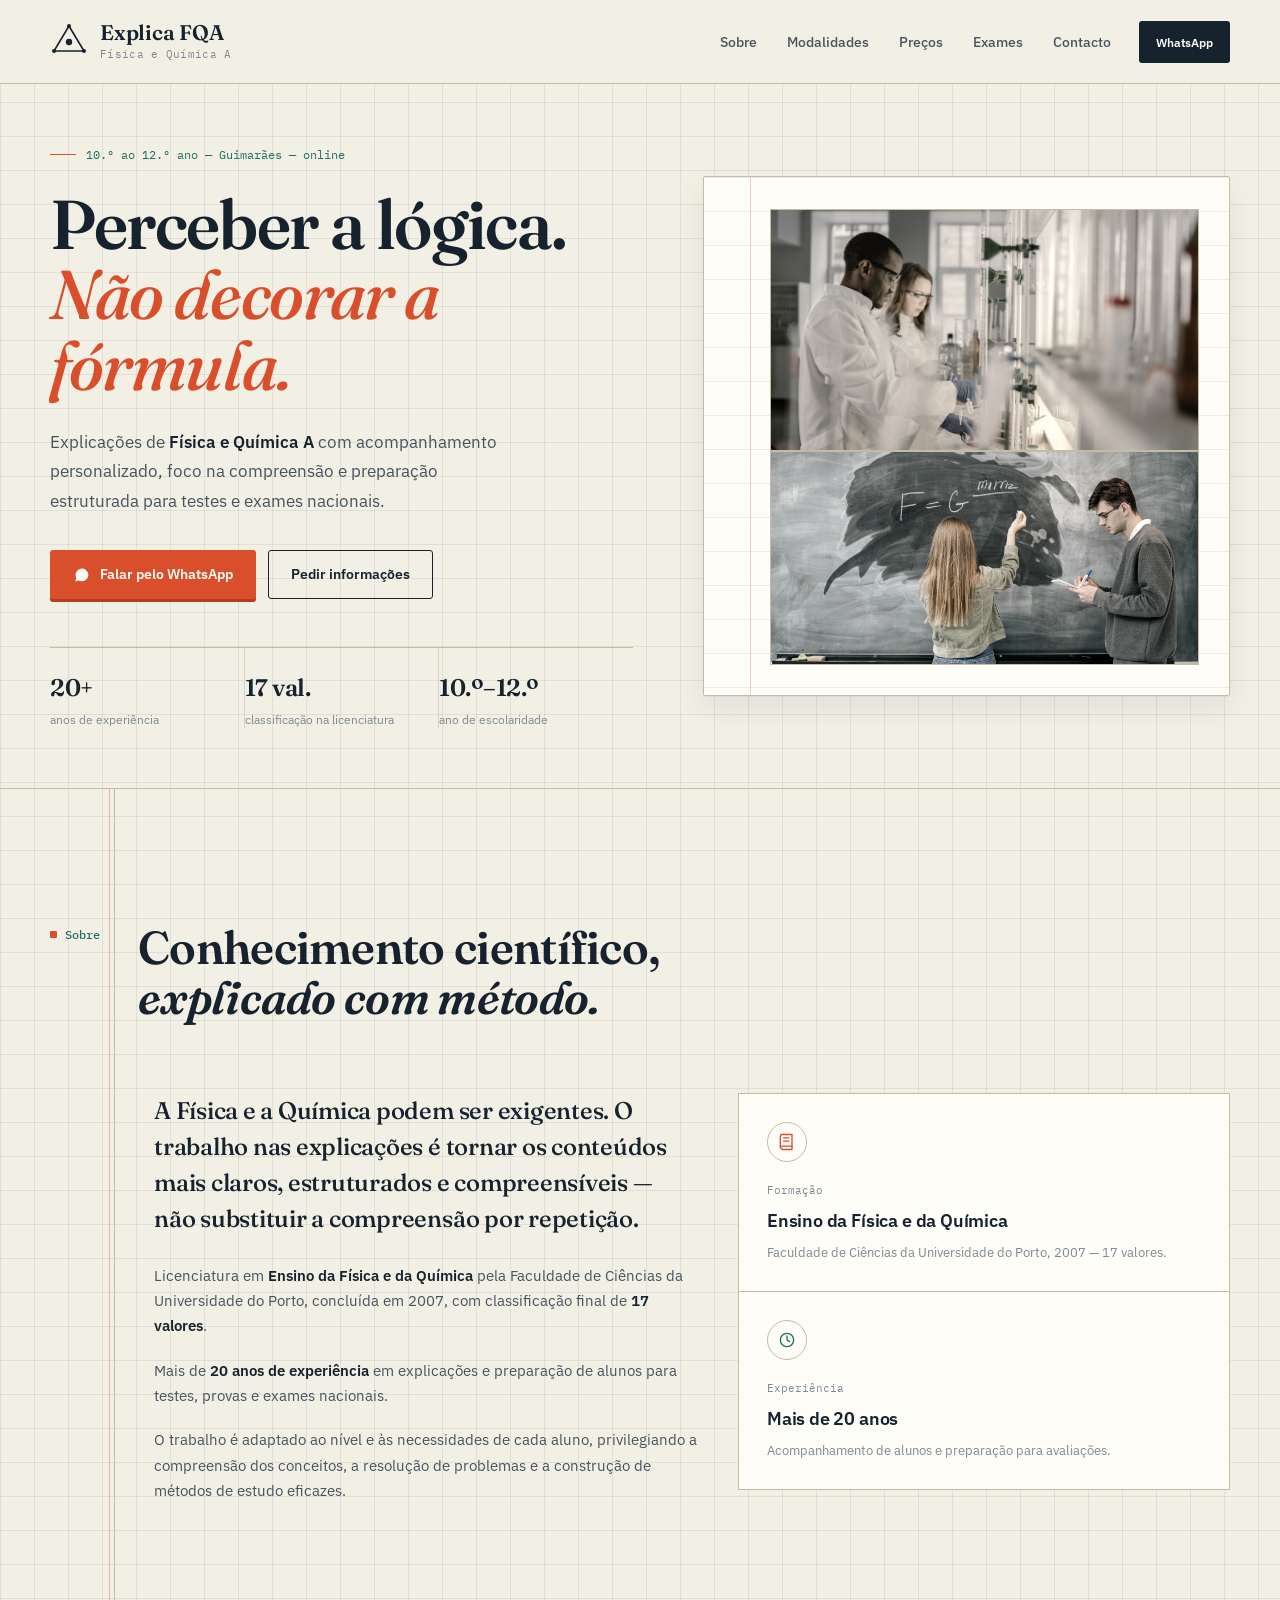
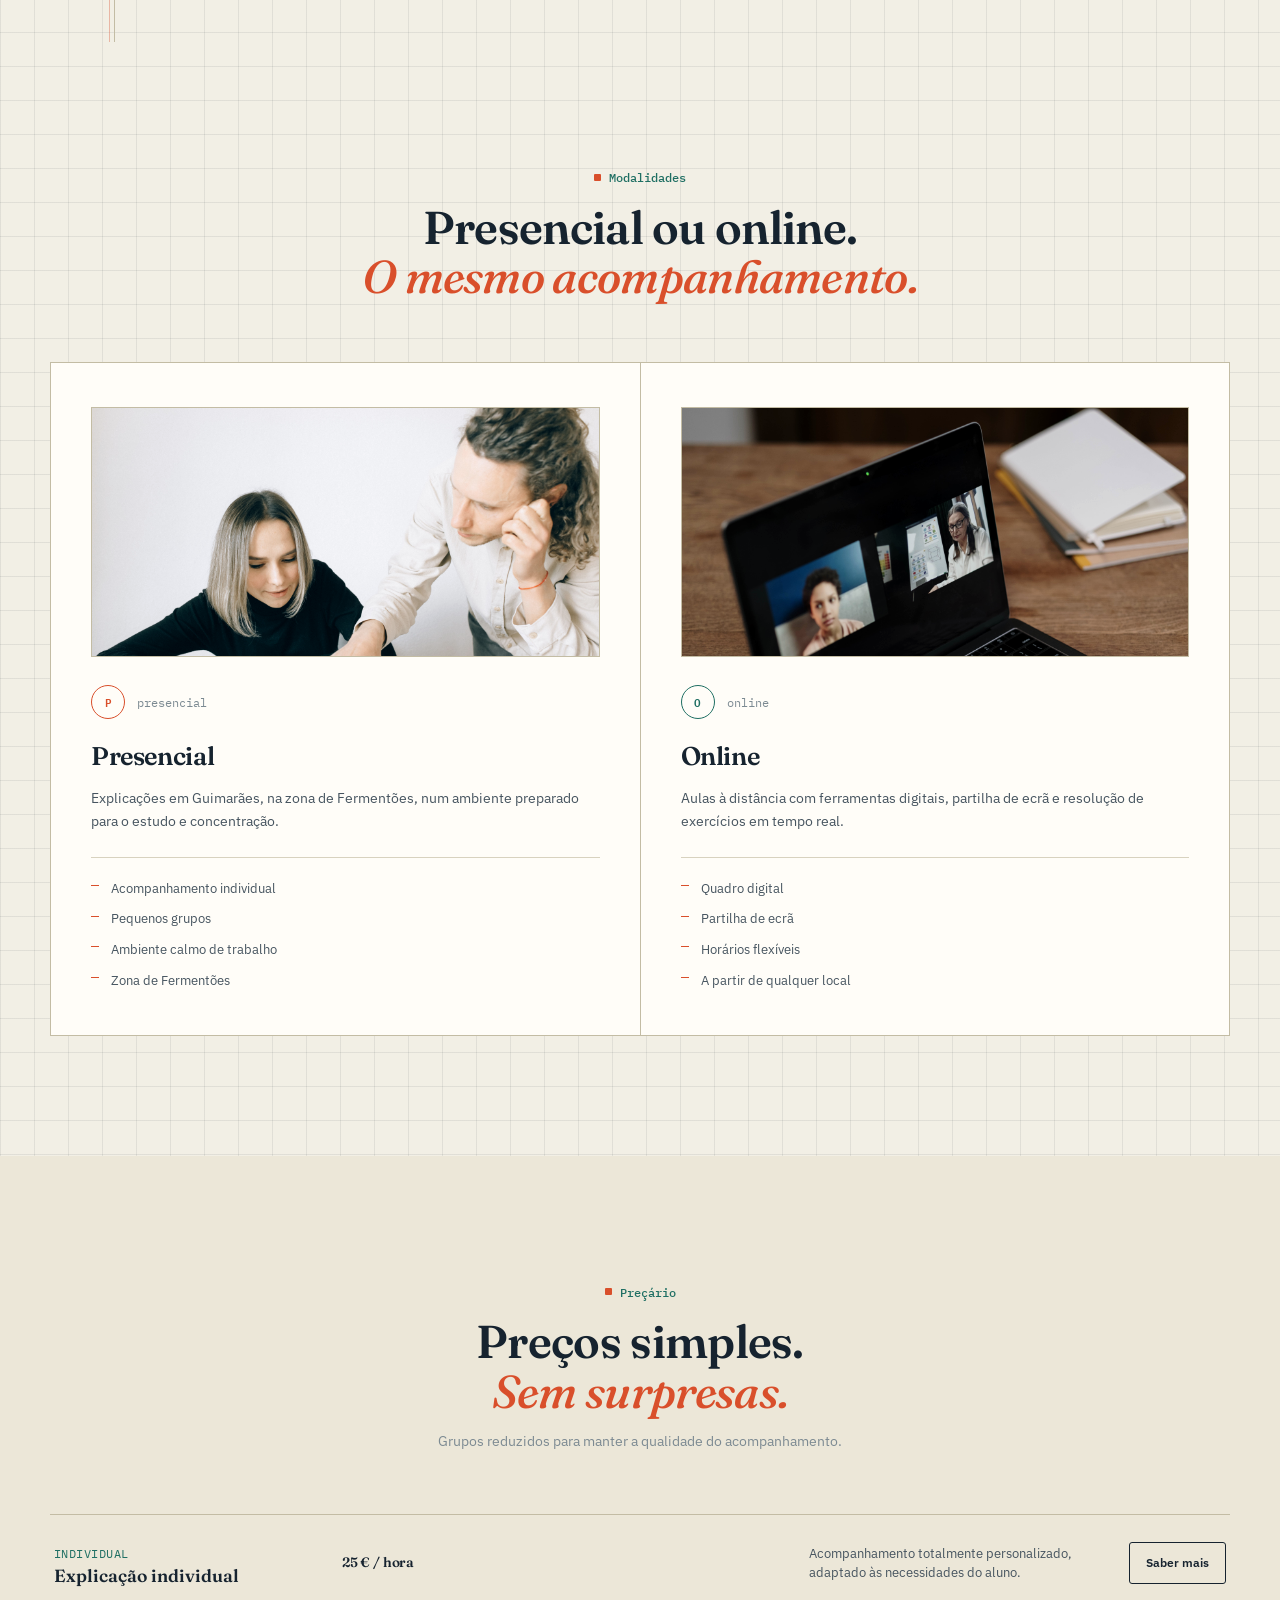
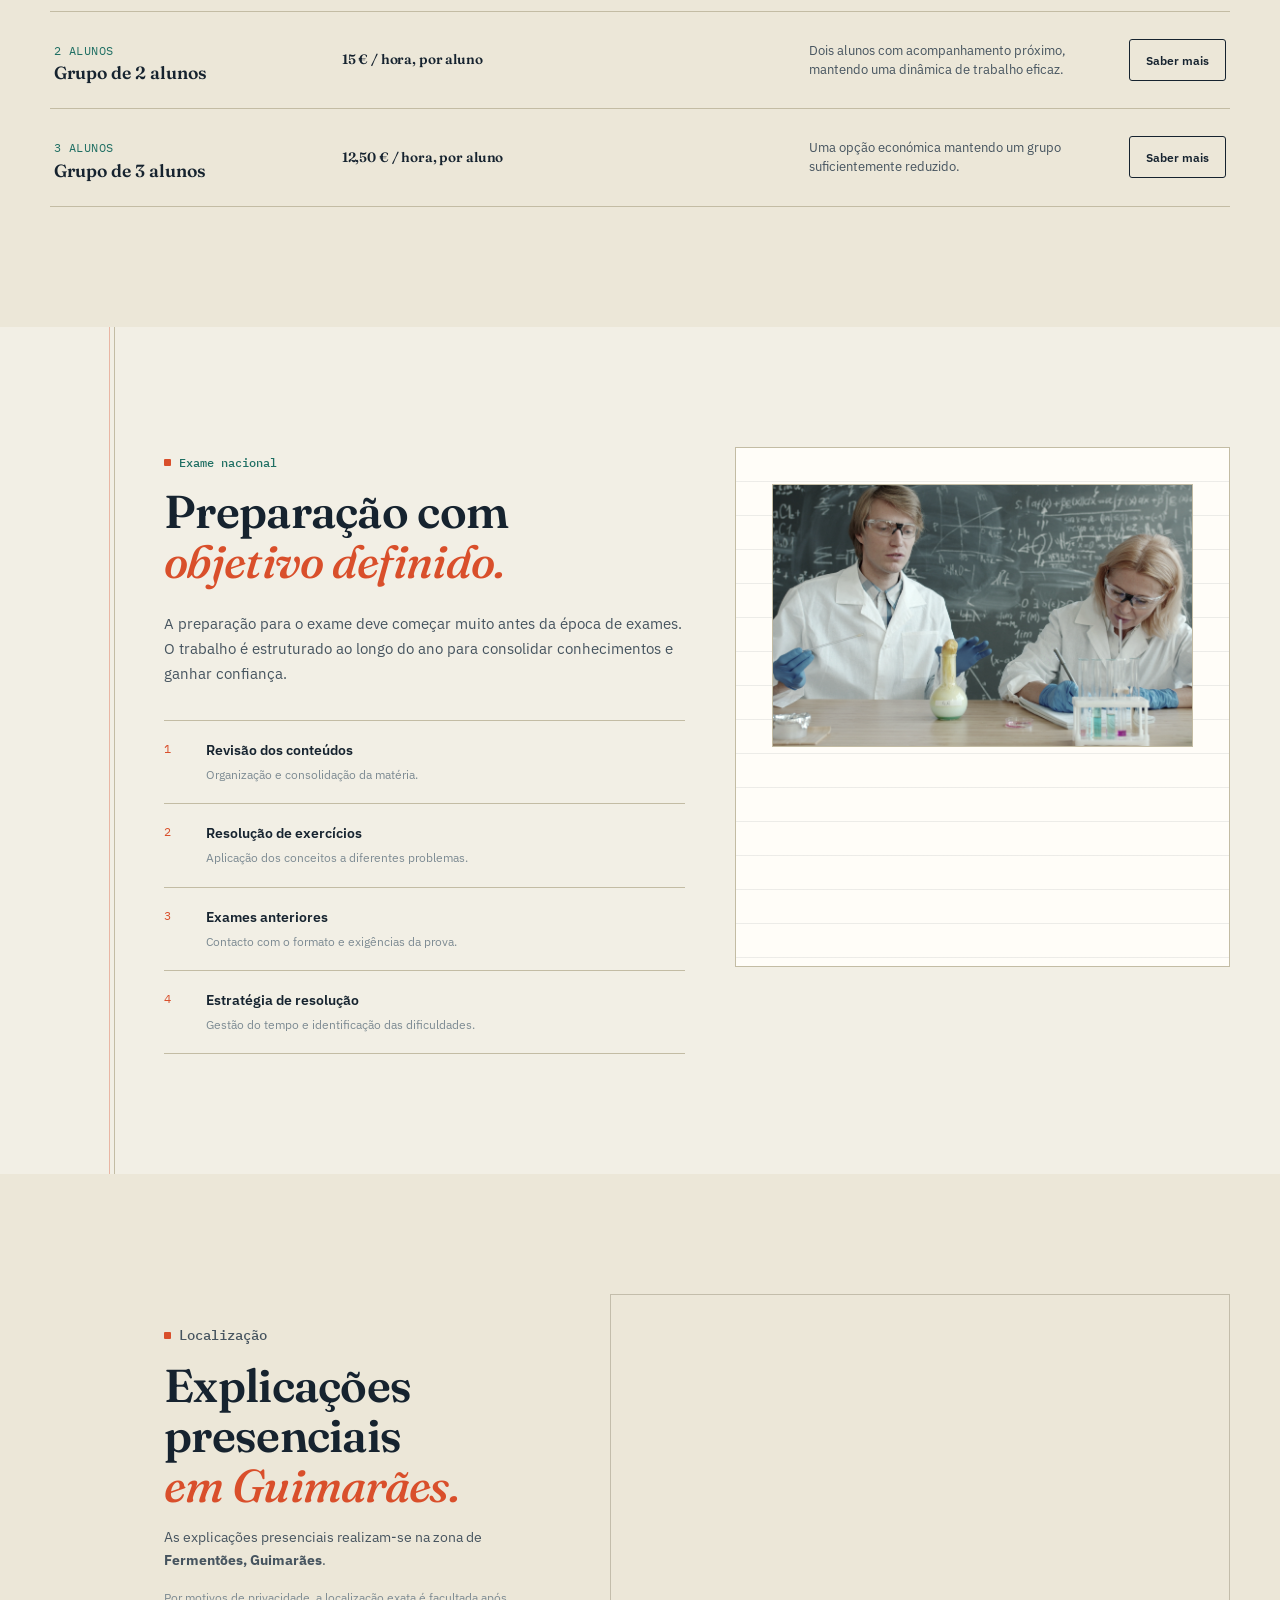
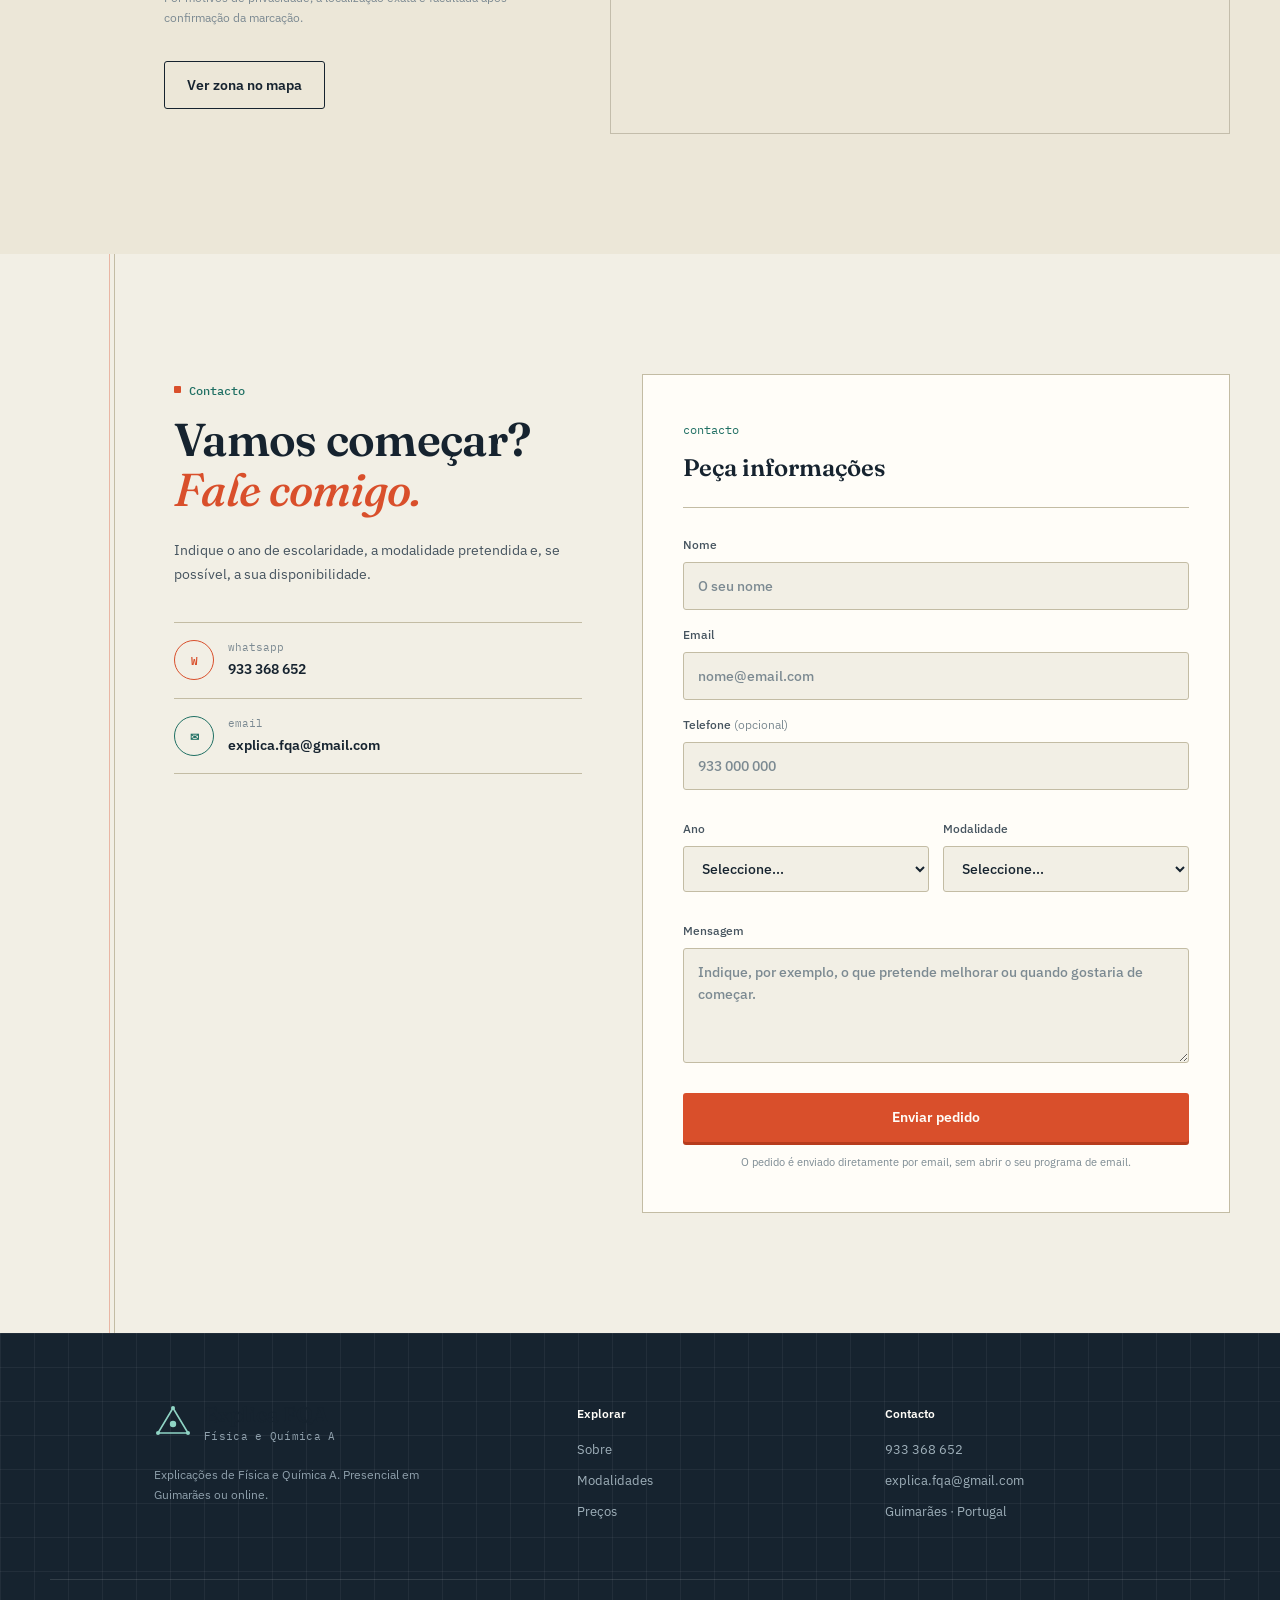
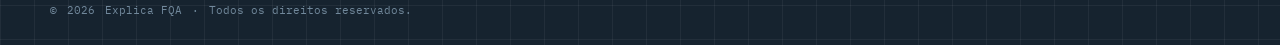
<file: index.html>
<!DOCTYPE html>
<html lang="pt-PT">
<head>
  <meta charset="UTF-8">
  <meta name="viewport" content="width=device-width, initial-scale=1.0">

  <title>Explica FQA | Explicações de Física e Química A em Guimarães</title>

  <meta name="description" content="Explicações de Física e Química A em Guimarães, presenciais em Fermentões ou online. Do 10.º ao 12.º ano, com acompanhamento individual e preparação para exames nacionais.">
  <meta name="author" content="Explica FQA">
  <meta name="robots" content="index,follow">
  <meta name="theme-color" content="#16232f">

  <link rel="canonical" href="https://explica-fqa.pages.dev/">
  <link rel="icon" href="favicon.svg" type="image/svg+xml">

  <meta property="og:type" content="website">
  <meta property="og:title" content="Explica FQA | Física e Química A">
  <meta property="og:description" content="Explicações presenciais em Guimarães e online. Mais de 20 anos de experiência.">
  <meta property="og:locale" content="pt_PT">
  <meta property="og:url" content="https://explica-fqa.pages.dev/">

  <link rel="stylesheet" href="style.css">

  <script type="application/ld+json">
  {
    "@context":"https://schema.org",
    "@type":"ProfessionalService",
    "name":"Explica FQA",
    "description":"Explicações de Física e Química A para o ensino secundário, presenciais em Guimarães e online.",
    "email":"explica.fqa@gmail.com",
    "telephone":"+351933368652",
    "areaServed":["Guimarães","Portugal","Online"],
    "serviceType":[
      "Explicações de Física e Química A",
      "Preparação para Exames Nacionais",
      "Explicações Online"
    ],
    "address":{
      "@type":"PostalAddress",
      "addressLocality":"Guimarães",
      "addressRegion":"Braga",
      "addressCountry":"PT"
    }
  }
  </script>

<style>
.price-line { white-space: nowrap; }
</style>
</head>
<body>

<a class="skip-link" href="#conteudo">Saltar para o conteúdo</a>

<!-- =====================================================
     HEADER
===================================================== -->

<header class="site-header">
  <div class="container nav">

    <a href="#inicio" class="brand" aria-label="Explica FQA - início">
      <span class="brand-mark" aria-hidden="true">
        <svg viewBox="0 0 38 38" fill="none">
          <path d="M19 3 L34 28 L4 28 Z" stroke="currentColor" stroke-width="1.6" stroke-linejoin="round"/>
          <circle cx="19" cy="19" r="3.2" fill="currentColor"/>
          <circle cx="19" cy="3" r="2" fill="currentColor"/>
          <circle cx="34" cy="28" r="2" fill="currentColor"/>
          <circle cx="4" cy="28" r="2" fill="currentColor"/>
        </svg>
      </span>
      <span>
        <strong>Explica FQA</strong>
        <small>Física e Química A</small>
      </span>
    </a>

    <button class="menu-toggle" aria-label="Abrir menu" aria-expanded="false" aria-controls="main-menu">☰</button>

    <nav id="main-menu" class="menu" aria-label="Navegação principal">
      <a href="#sobre">Sobre</a>
      <a href="#modalidades">Modalidades</a>
      <a href="#precos">Preços</a>
      <a href="#exames">Exames</a>
      <a href="#contacto">Contacto</a>
    </nav>

    <a class="button button-small button-dark"
       href="https://wa.me/351933368652?text=Ol%C3%A1%21%20Gostaria%20de%20obter%20mais%20informa%C3%A7%C3%B5es%20sobre%20as%20explica%C3%A7%C3%B5es%20de%20F%C3%ADsica%20e%20Qu%C3%ADmica%20A."
       target="_blank" rel="noopener">
      WhatsApp
    </a>

  </div>
</header>

<main id="conteudo">

<!-- =====================================================
     HERO
===================================================== -->

<section class="hero" id="inicio">
  <div class="hero-grid container">

    <div class="hero-copy">

      <div class="hero-tag">
        <span></span>
        10.º ao 12.º ano — Guimarães — online
      </div>

      <h1>Perceber a lógica.<br><em>Não decorar a fórmula.</em></h1>

      <p class="hero-subtitle">
        Explicações de <strong>Física e Química A</strong> com
        acompanhamento personalizado, foco na compreensão
        e preparação estruturada para testes e exames nacionais.
      </p>

      <div class="hero-actions">
        <a class="button button-primary"
           href="https://wa.me/351933368652?text=Ol%C3%A1%21%20Gostaria%20de%20obter%20mais%20informa%C3%A7%C3%B5es%20sobre%20as%20explica%C3%A7%C3%B5es%20de%20F%C3%ADsica%20e%20Qu%C3%ADmica%20A."
           target="_blank" rel="noopener">
          <svg viewBox="0 0 24 24" aria-hidden="true">
            <path d="M20.5 11.8a8.5 8.5 0 0 1-12.6 7.4L3 20.5l1.4-4.7A8.5 8.5 0 1 1 20.5 11.8Z"/>
            <path d="M8.2 8.1c.2-.4.4-.4.7-.4h.5c.2 0 .4.1.5.4l.7 1.7c.1.2.1.4-.1.6l-.6.7c.5 1 1.2 1.7 2.2 2.2l.7-.6c.2-.2.4-.2.6-.1l1.7.7c.3.1.4.3.4.5v.5c0 .3 0 .5-.4.7-.4.2-1.1.4-1.5.3-2.5-.5-4.6-2.5-5.1-5.1-.1-.4.1-1.1.3-1.5Z"/>
          </svg>
          Falar pelo WhatsApp
        </a>
        <a class="button button-secondary" href="#contacto">Pedir informações</a>
      </div>

      <div class="trust-row">
        <div>
          <strong>20+</strong>
          <span>anos de experiência</span>
        </div>
        <div>
          <strong>17 val.</strong>
          <span>classificação na licenciatura</span>
        </div>
        <div>
          <strong>10.º–12.º</strong>
          <span>ano de escolaridade</span>
        </div>
      </div>

    </div>


    <div class="hero-visual">

      <div class="notebook-page">
        <div class="notebook-inner">


          <figure class="notebook-photo">
            <img src="images/laboratorio.jpg"
                 alt="Material científico de laboratório usado no estudo da Física">
          </figure>


          <figure class="notebook-photo notebook-photo-wide">
            <img src="images/equacoes.jpg"
                 alt="Equações químicas escritas num quadro">
          </figure>

        </div>
      </div>


    </div>

  </div>
</section>

<!-- =====================================================
     SOBRE
===================================================== -->

<section class="section ruled" id="sobre">
  <div class="container">

    <div class="section-intro">
      <div><p class="tag">Sobre</p></div>
      <div>
        <h2>Conhecimento científico,<br><em>explicado com método.</em></h2>
      </div>
    </div>

    <div class="about-layout">
      <div></div>

      <div class="about-main">

        <p class="large-text">
          A Física e a Química podem ser exigentes. O trabalho nas
          explicações é tornar os conteúdos mais claros, estruturados
          e compreensíveis — não substituir a compreensão por repetição.
        </p>

        <p>
          Licenciatura em <strong>Ensino da Física e da Química</strong>
          pela Faculdade de Ciências da Universidade do Porto, concluída
          em 2007, com classificação final de <strong>17 valores</strong>.
        </p>

        <p>
          Mais de <strong>20 anos de experiência</strong> em explicações
          e preparação de alunos para testes, provas e exames nacionais.
        </p>

        <p>
          O trabalho é adaptado ao nível e às necessidades de cada aluno,
          privilegiando a compreensão dos conceitos, a resolução de
          problemas e a construção de métodos de estudo eficazes.
        </p>

      </div>

      <div class="about-cards">

        <article class="info-card">
          <span class="card-icon">
            <svg viewBox="0 0 24 24"><path d="M4 19V5a2 2 0 0 1 2-2h12v18H6a2 2 0 0 0-2-2Z"/><path d="M4 17h14"/><path d="M8 7h6M8 11h6"/></svg>
          </span>
          <span class="card-label">Formação</span>
          <h3>Ensino da Física e da Química</h3>
          <p>Faculdade de Ciências da Universidade do Porto, 2007 — 17 valores.</p>
        </article>

        <article class="info-card">
          <span class="card-icon green">
            <svg viewBox="0 0 24 24"><circle cx="12" cy="12" r="8"/><path d="M12 7v5l3 2"/></svg>
          </span>
          <span class="card-label">Experiência</span>
          <h3>Mais de 20 anos</h3>
          <p>Acompanhamento de alunos e preparação para avaliações.</p>
        </article>

      </div>

    </div>

  </div>
</section>

<!-- =====================================================
     MODALIDADES
===================================================== -->

<section class="section" id="modalidades">
  <div class="container">

    <div class="section-heading centered">
      <p class="tag" style="justify-content:center;">Modalidades</p>
      <h2>Presencial ou online.<br><em>O mesmo acompanhamento.</em></h2>
    </div>

    <div class="modality-grid">

      <article class="modality-card">

        <div class="modality-illustration">
          <img src="images/presencial.jpg"
               alt="Explicação presencial de Física e Química com professor e aluno"
               loading="lazy">
        </div>

        <div class="modality-content">

          <div class="modality-top">
            <span class="modality-icon">P</span>
            <span>presencial</span>
          </div>

          <h3>Presencial</h3>

          <p>
            Explicações em Guimarães, na zona de Fermentões,
            num ambiente preparado para o estudo e concentração.
          </p>

          <ul>
            <li>Acompanhamento individual</li>
            <li>Pequenos grupos</li>
            <li>Ambiente calmo de trabalho</li>
            <li>Zona de Fermentões</li>
          </ul>

        </div>

      </article>


      <article class="modality-card">

        <div class="modality-illustration">
          <img src="images/online.jpg"
               alt="Explicação online através de computador"
               loading="lazy">
        </div>

        <div class="modality-content">

          <div class="modality-top">
            <span class="modality-icon blue">O</span>
            <span>online</span>
          </div>

          <h3>Online</h3>

          <p>
            Aulas à distância com ferramentas digitais, partilha
            de ecrã e resolução de exercícios em tempo real.
          </p>

          <ul>
            <li>Quadro digital</li>
            <li>Partilha de ecrã</li>
            <li>Horários flexíveis</li>
            <li>A partir de qualquer local</li>
          </ul>

        </div>

      </article>

    </div>

  </div>
</section>

<!-- =====================================================
     PREÇOS
===================================================== -->

<section class="section pricing-section" id="precos">
  <div class="container">

    <div class="section-heading centered">
      <p class="tag" style="justify-content:center;">Preçário</p>
      <h2>Preços simples.<br><em>Sem surpresas.</em></h2>
      <p class="section-description">Grupos reduzidos para manter a qualidade do acompanhamento.</p>
    </div>

    <div class="price-table">

      <div class="price-row">
        <div>
          <span class="price-row-label">individual</span>
          <h3>Explicação individual</h3>
        </div>
        <div class="price-value"><strong class="price-line">25 € / hora</strong></div>
        <div></div>
        <p>Acompanhamento totalmente personalizado, adaptado às necessidades do aluno.</p>
        <a class="button button-secondary button-small" href="#contacto">Saber mais</a>
      </div>

      <div class="price-row">
        <div>
          <span class="price-row-label">2 alunos</span>
          <h3>Grupo de 2 alunos</h3>
        </div>
        <div class="price-value"><strong class="price-line">15 € / hora, por aluno</strong></div>
        <div></div>
        <p>Dois alunos com acompanhamento próximo, mantendo uma dinâmica de trabalho eficaz.</p>
        <a class="button button-secondary button-small" href="#contacto">Saber mais</a>
      </div>

      <div class="price-row">
        <div>
          <span class="price-row-label">3 alunos</span>
          <h3>Grupo de 3 alunos</h3>
        </div>
        <div class="price-value"><strong class="price-line">12,50 € / hora, por aluno</strong></div>
        <div></div>
        <p>Uma opção económica mantendo um grupo suficientemente reduzido.</p>
        <a class="button button-secondary button-small" href="#contacto">Saber mais</a>
      </div>

    </div>

  </div>
</section>

<!-- =====================================================
     EXAMES
===================================================== -->

<section class="section exam-section ruled" id="exames">
  <div class="container exam-layout">
    <div></div>

    <div class="exam-copy">

      <p class="tag">Exame nacional</p>

      <h2>Preparação com<br><em>objetivo definido.</em></h2>

      <p class="exam-lead">
        A preparação para o exame deve começar muito antes da época
        de exames. O trabalho é estruturado ao longo do ano para
        consolidar conhecimentos e ganhar confiança.
      </p>

      <div class="exam-list">
        <div>
          <span>1</span>
          <strong>Revisão dos conteúdos</strong>
          <p>Organização e consolidação da matéria.</p>
        </div>
        <div>
          <span>2</span>
          <strong>Resolução de exercícios</strong>
          <p>Aplicação dos conceitos a diferentes problemas.</p>
        </div>
        <div>
          <span>3</span>
          <strong>Exames anteriores</strong>
          <p>Contacto com o formato e exigências da prova.</p>
        </div>
        <div>
          <span>4</span>
          <strong>Estratégia de resolução</strong>
          <p>Gestão do tempo e identificação das dificuldades.</p>
        </div>
      </div>

    </div>


    <div class="exam-visual">
      <div class="exam-visual-inner">

        <figure class="exam-photo">
          <img src="images/exame.jpg"
               alt="Ecrã de osciloscópio a mostrar uma onda, associado à leitura de gráficos em Física">
        </figure>


      </div>
    </div>

  </div>
</section>

<!-- =====================================================
     LOCALIZAÇÃO
===================================================== -->

<section class="section location-section" id="localizacao">
  <div class="container location-layout">
    <div></div>

    <div>
      <p class="tag">Localização</p>
      <h2>Explicações presenciais<br><em>em Guimarães.</em></h2>
      <p>As explicações presenciais realizam-se na zona de <strong>Fermentões, Guimarães</strong>.</p>
      <p class="muted">Por motivos de privacidade, a localização exata é facultada após confirmação da marcação.</p>
      <a class="button button-secondary"
         href="https://www.google.com/maps/search/?api=1&query=Junta+de+Freguesia+de+Ferment%C3%B5es+Guimar%C3%A3es"
         target="_blank" rel="noopener">
        Ver zona no mapa
      </a>
    </div>

    <div class="map-wrap">
      <iframe title="Mapa da zona de Fermentões, Guimarães"
              src="https://www.google.com/maps?q=Junta%20de%20Freguesia%20de%20Ferment%C3%B5es%20Guimar%C3%A3es&output=embed"
              loading="lazy"
              referrerpolicy="no-referrer-when-downgrade">
      </iframe>
    </div>

  </div>
</section>

<!-- =====================================================
     CONTACTO
===================================================== -->

<section class="section contact-section ruled" id="contacto">
  <div class="container contact-layout">
    <div></div>

    <div class="contact-intro">

      <p class="tag">Contacto</p>

      <h2>Vamos começar?<br><em>Fale comigo.</em></h2>

      <p>Indique o ano de escolaridade, a modalidade pretendida e, se possível, a sua disponibilidade.</p>

      <div class="contact-methods">

        <a href="https://wa.me/351933368652?text=Ol%C3%A1%21%20Gostaria%20de%20obter%20mais%20informa%C3%A7%C3%B5es%20sobre%20as%20explica%C3%A7%C3%B5es%20de%20F%C3%ADsica%20e%20Qu%C3%ADmica%20A."
           target="_blank" rel="noopener">
          <span class="contact-icon">W</span>
          <span>
            <small>whatsapp</small>
            <strong>933 368 652</strong>
          </span>
        </a>

        <a href="mailto:explica.fqa@gmail.com">
          <span class="contact-icon email">✉</span>
          <span>
            <small>email</small>
            <strong>explica.fqa@gmail.com</strong>
          </span>
        </a>

      </div>

    </div>


    <form id="contact-form" class="contact-form" action="https://formsubmit.co/explica.fqa@gmail.com" method="POST">

      <div class="form-header">
        <span>contacto</span>
        <h3>Peça informações</h3>
      </div>

      <!-- Configuração do envio direto (FormSubmit) -->
      <input type="hidden" name="_subject" value="Novo pedido de informações — Explica FQA">
      <input type="hidden" name="_template" value="table">
      <input type="hidden" name="_captcha" value="false">
      <input type="text" name="_honey" style="display:none" tabindex="-1" autocomplete="off">

      <label>
        Nome
        <input name="nome" required autocomplete="name" placeholder="O seu nome">
      </label>

      <label>
        Email
        <input name="email" type="email" required autocomplete="email" placeholder="nome@email.com">
      </label>

      <label>
        Telefone <span>(opcional)</span>
        <input name="telefone" type="tel" autocomplete="tel" placeholder="933 000 000">
      </label>

      <div class="form-row">
        <label>
          Ano
          <select name="ano" required>
            <option value="">Seleccione...</option>
            <option>10.º ano</option>
            <option>11.º ano</option>
            <option>12.º ano</option>
            <option>Outro</option>
          </select>
        </label>

        <label>
          Modalidade
          <select name="modalidade" required>
            <option value="">Seleccione...</option>
            <option>Presencial</option>
            <option>Online</option>
            <option>Sem preferência</option>
          </select>
        </label>
      </div>

      <label>
        Mensagem
        <textarea name="mensagem" rows="4" required
                  placeholder="Indique, por exemplo, o que pretende melhorar ou quando gostaria de começar."></textarea>
      </label>

      <button class="button button-primary" type="submit">Enviar pedido</button>

      <p class="form-note" data-default>O pedido é enviado diretamente por email, sem abrir o seu programa de email.</p>

    </form>

  </div>
</section>

</main>

<!-- =====================================================
     FOOTER
===================================================== -->

<footer>
  <div class="container footer-grid">
    <div></div>

    <div class="footer-main">

      <a href="#inicio" class="brand footer-brand">
        <span class="brand-mark">
          <svg viewBox="0 0 38 38" fill="none">
            <path d="M19 3 L34 28 L4 28 Z" stroke="currentColor" stroke-width="1.6" stroke-linejoin="round"/>
            <circle cx="19" cy="19" r="3.2" fill="currentColor"/>
            <circle cx="19" cy="3" r="2" fill="currentColor"/>
            <circle cx="34" cy="28" r="2" fill="currentColor"/>
            <circle cx="4" cy="28" r="2" fill="currentColor"/>
          </svg>
        </span>
        <span>
          <strong>Explica FQA</strong>
          <small>Física e Química A</small>
        </span>
      </a>

      <p>Explicações de Física e Química A. Presencial em Guimarães ou online.</p>

    </div>

    <div class="footer-column">
      <strong>Explorar</strong>
      <a href="#sobre">Sobre</a>
      <a href="#modalidades">Modalidades</a>
      <a href="#precos">Preços</a>
    </div>

    <div class="footer-column">
      <strong>Contacto</strong>
      <a href="tel:+351933368652">933 368 652</a>
      <a href="mailto:explica.fqa@gmail.com">explica.fqa@gmail.com</a>
      <span>Guimarães · Portugal</span>
    </div>

  </div>

  <div class="container copyright">
    © <span id="year"></span> Explica FQA <span>·</span> Todos os direitos reservados.
  </div>
</footer>

<script src="script.js"></script>

</body>
</html>
</file>
<file: style.css>
@import url('https://fonts.googleapis.com/css2?family=Fraunces:opsz,wght@9..144,500;9..144,600;9..144,700&family=Fraunces:ital,opsz,wght@1,9..144,500&family=IBM+Plex+Sans:wght@400;500;600;700&family=IBM+Plex+Mono:wght@400;500;600&display=swap');

/* =========================================================
   EXPLICA FQA — sistema de design "caderno de laboratório"
   ========================================================= */

:root{
  --paper:      #f2efe5;
  --paper-2:    #ece7d8;
  --grid-line:  rgba(20,32,43,.08);
  --grid-line-2:rgba(20,32,43,.14);

  --ink:        #16232f;
  --ink-soft:   #46545f;
  --muted:      #7c8a92;

  --line:       #d8d2bf;
  --line-strong:#c3bca4;

  --flame:      #d94f2b;
  --flame-dark: #b73c1d;
  --flame-tint: #fbe6dd;

  --copper:     #1f6f63;
  --copper-dark:#144e45;
  --copper-tint:#dfeeea;

  --white:      #fffdf8;

  --shadow-card: 0 1px 0 rgba(20,32,43,.05), 0 12px 30px rgba(20,32,43,.07);

  --radius-sm: 3px;
  --radius:    6px;

  --container: 1180px;
  --margin-col: 64px;

  --ease: 220ms cubic-bezier(.2,.7,.2,1);
}

/* =========================================================
   RESET
   ========================================================= */

*{ box-sizing: border-box; }

html{ scroll-behavior: smooth; scroll-padding-top: 96px; }

body{
  margin:0;
  background: var(--paper);
  color: var(--ink);
  font-family:"IBM Plex Sans", Arial, sans-serif;
  line-height:1.65;
  -webkit-font-smoothing:antialiased;

  background-image:
    linear-gradient(var(--grid-line) 1px, transparent 1px),
    linear-gradient(90deg, var(--grid-line) 1px, transparent 1px);
  background-size: 34px 34px;
}

img{ display:block; width:100%; height:100%; object-fit:cover; }
a{ color:inherit; text-decoration:none; }
button,input,select,textarea{ font:inherit; }
button{ cursor:pointer; }

.container{
  width:min(var(--container), calc(100% - 48px));
  margin-inline:auto;
  position:relative;
}

::selection{ background:var(--flame); color:var(--white); }

/* margin rule — runs the length of the page like a notebook binding,
   only inside sections that opt in via .ruled */
.ruled{ position:relative; }
.ruled::before{
  content:"";
  position:absolute;
  left: calc(50% - (var(--container) / 2) + var(--margin-col));
  top:0; bottom:0;
  width:1px;
  background: var(--line-strong);
}
.ruled::after{
  content:"";
  position:absolute;
  left: calc(50% - (var(--container) / 2) + var(--margin-col) - 5px);
  top:0; bottom:0;
  width:1px;
  background: var(--flame);
  opacity:.35;
}
@media (max-width:1080px){
  .ruled::before,.ruled::after{ display:none; }
}

/* =========================================================
   ACCESSIBILITY
   ========================================================= */

.skip-link{
  position:fixed; left:20px; top:-100px; z-index:9999;
  background:var(--ink); color:var(--white);
  padding:10px 16px; border-radius:var(--radius-sm);
  transition: top .2s;
}
.skip-link:focus{ top:20px; }

:focus-visible{
  outline: 2px solid var(--flame);
  outline-offset: 3px;
}

/* =========================================================
   HEADER
   ========================================================= */

.site-header{
  position:sticky; top:0; z-index:1000;
  height:84px;
  background: rgba(242,239,229,.92);
  backdrop-filter: blur(10px);
  -webkit-backdrop-filter: blur(10px);
  border-bottom:1px solid var(--line-strong);
}

.nav{
  height:84px;
  display:flex; align-items:center; gap:28px;
}

.brand{ display:flex; align-items:center; gap:12px; flex-shrink:0; }

.brand-mark{ width:38px; height:38px; color:var(--ink); flex-shrink:0; }
.brand-mark svg{ width:100%; height:100%; }

.brand strong{
  display:block;
  font-family:"Fraunces", serif;
  font-weight:600;
  font-size:1.32rem;
  line-height:1.1;
  letter-spacing:-.01em;
  color:var(--ink);
}
.brand small{
  display:block; margin-top:2px;
  font-family:"IBM Plex Mono", monospace;
  color:var(--muted);
  font-size:.66rem;
  letter-spacing:.03em;
}

.menu{
  display:flex; align-items:center; gap:30px;
  margin-left:auto;
  font-size:.87rem; font-weight:500;
}
.menu a{
  position:relative; padding:6px 0; color:var(--ink-soft);
  transition: color var(--ease);
}
.menu a::after{
  content:""; position:absolute; left:0; right:0; bottom:1px;
  height:6px;
  background: var(--flame-tint);
  z-index:-1;
  transform: scaleX(0);
  transform-origin:left;
  transition: transform var(--ease);
}
.menu a:hover{ color:var(--ink); }
.menu a:hover::after{ transform:scaleX(1); }

.menu-toggle{
  display:none; margin-left:auto;
  width:44px; height:44px;
  border:1px solid var(--line-strong); border-radius:var(--radius-sm);
  background:var(--white); color:var(--ink);
  font-size:1.2rem;
}

/* =========================================================
   BUTTONS
   ========================================================= */

.button{
  min-height:48px;
  display:inline-flex; align-items:center; justify-content:center; gap:9px;
  padding:12px 22px;
  border-radius: var(--radius-sm);
  border:1px solid transparent;
  font-size:.86rem; font-weight:600;
  transition: transform var(--ease), box-shadow var(--ease), background var(--ease), border-color var(--ease), color var(--ease);
}

.button-primary{
  background: var(--flame);
  color: var(--white);
  box-shadow: 0 3px 0 var(--flame-dark);
}
.button-primary:hover{ background:var(--flame-dark); transform: translateY(2px); box-shadow:0 1px 0 var(--flame-dark); }

.button-secondary{
  background:transparent;
  border-color: var(--ink);
  color: var(--ink);
}
.button-secondary:hover{ background:var(--ink); color:var(--white); }

.button-dark{
  background:var(--ink); color:var(--white);
}
.button-dark:hover{ background:#0c1922; }

.button-small{ min-height:42px; padding:9px 16px; font-size:.78rem; }

.button svg{ width:18px; height:18px; fill:none; stroke:currentColor; stroke-width:1.7; }
.button svg path:first-child{ fill:currentColor; stroke:none; }

/* =========================================================
   TYPE / SECTION SCAFFOLDING
   ========================================================= */

.tag{
  display:inline-flex; align-items:center; gap:8px;
  margin:0;
  font-family:"IBM Plex Mono", monospace;
  color:var(--copper);
  font-size:.78rem;
  font-weight:500;
}
.tag::before{
  content:"";
  width:7px; height:7px;
  background:var(--flame);
  border-radius:1px;
}

.section{ padding:120px 0; position:relative; }

.section-heading{ margin-bottom:60px; max-width:640px; }
.section-heading.centered{ margin-inline:auto; text-align:center; }

.section-heading h2,
.section-intro h2,
.exam-copy h2,
.location-layout h2,
.contact-intro h2{
  margin:14px 0 0;
  color:var(--ink);
  font-family:"Fraunces", serif;
  font-weight:600;
  font-size:clamp(2.1rem, 3.6vw, 3.4rem);
  line-height:1.08;
  letter-spacing:-.015em;
}
.section-heading h2 em,
.exam-copy h2 em,
.location-layout h2 em,
.contact-intro h2 em{
  font-style:italic;
  font-weight:500;
  color: var(--flame);
}

/* =========================================================
   HERO
   ========================================================= */

.hero{
  position:relative;
  overflow:hidden;
  border-bottom:1px solid var(--line-strong);
}

.hero-grid{
  position:relative; z-index:2;
  min-height:660px;
  display:grid;
  grid-template-columns: minmax(0,1.05fr) minmax(400px, .95fr);
  align-items:center;
  gap:70px;
  padding-top:60px; padding-bottom:60px;
}

.hero-copy{ max-width:600px; }

.hero-tag{
  display:flex; align-items:center; gap:10px;
  margin-bottom:24px;
  font-family:"IBM Plex Mono", monospace;
  color:var(--copper);
  font-size:.78rem;
}
.hero-tag span{ width:26px; height:1px; background:var(--flame); }

.hero h1{
  margin:0;
  color:var(--ink);
  font-family:"Fraunces", serif;
  font-weight:600;
  font-size:clamp(2.9rem, 5.4vw, 4.7rem);
  line-height:1.02;
  letter-spacing:-.02em;
}
.hero h1 em{
  font-style:italic;
  font-weight:500;
  color:var(--flame);
}

.hero-subtitle{
  max-width:480px;
  margin:28px 0 34px;
  color:var(--ink-soft);
  font-size:1.05rem;
  line-height:1.75;
}
.hero-subtitle strong{ color:var(--ink); font-weight:600; }

.hero-actions{ display:flex; flex-wrap:wrap; gap:12px; }

.trust-row{
  display:flex; gap:0;
  margin-top:48px;
  border-top:1px solid var(--line-strong);
}
.trust-row div{
  flex:1;
  padding:20px 20px 0 0;
  border-right:1px solid var(--line);
}
.trust-row div:last-child{ border-right:0; }
.trust-row strong{
  display:block;
  font-family:"Fraunces", serif;
  font-weight:600;
  color:var(--ink);
  font-size:1.5rem;
  letter-spacing:-.02em;
}
.trust-row span{
  display:block; margin-top:4px;
  color:var(--muted);
  font-size:.74rem;
  line-height:1.4;
}

/* Hero visual: a lab notebook page with hand-drawn diagrams */

.hero-visual{
  position:relative;
  height:520px;
}

.notebook-page{
  position:absolute; inset:0;
  background:
    repeating-linear-gradient(var(--grid-line) 0 1px, transparent 1px 34px),
    var(--white);
  border:1px solid var(--line-strong);
  border-radius:2px;
  box-shadow: var(--shadow-card);
  overflow:hidden;
}

.notebook-page::before{
  content:"";
  position:absolute; left:46px; top:0; bottom:0; width:1px;
  background: rgba(217,79,43,.28);
  pointer-events:none;
}

.notebook-inner{
  position:relative;
  z-index:1;
  padding: 32px 30px 30px 66px;
}

.notebook-caption{
  font-family:"IBM Plex Mono", monospace;
  font-size:.68rem;
  color: var(--muted);
  margin-bottom: 14px;
}

.notebook-diagram{ width:100%; height:auto; }

/* Diagram line/fill helpers — shared by every hand-drawn SVG on the
   page (hero notebook, modality illustrations, exam graph) */
.ink{ stroke:var(--ink); fill:none; stroke-width:1.6; stroke-linecap:round; stroke-linejoin:round; }
.flame{ stroke:var(--flame); fill:none; stroke-width:1.6; stroke-linecap:round; stroke-linejoin:round; }
.copper{ stroke:var(--copper); fill:none; stroke-width:1.6; stroke-linecap:round; stroke-linejoin:round; }
.fill-copper{ fill:var(--copper); stroke:none; }
.fill-flame{ fill:var(--flame); stroke:none; }
svg text{
  font-family:"IBM Plex Mono", monospace;
  fill: var(--ink-soft);
}

.notebook-photo{
  margin:0;
  border:1px solid var(--line-strong);
  overflow:hidden;
  aspect-ratio: 16 / 10;
}
.notebook-photo img{
  width:100%; height:100%; object-fit:cover;
  filter: grayscale(.4) sepia(.08) contrast(1.05);
}
.notebook-photo-wide{ aspect-ratio: 16 / 7; }

.hero-badge{
  position:absolute; z-index:5;
  right:-18px; top:-18px;
  width:100px; height:100px;
  display:grid; place-items:center;
  background: var(--ink);
  color: var(--white);
  border-radius:50%;
  text-align:center;
  font-family:"IBM Plex Mono", monospace;
  font-size:.62rem;
  line-height:1.35;
  transform: rotate(8deg);
  box-shadow: var(--shadow-card);
}
.hero-badge strong{
  display:block;
  font-family:"Fraunces", serif;
  font-size:1.5rem;
  font-weight:600;
}

/* =========================================================
   SECTION INTRO (used by sobre / servicos)
   ========================================================= */

.section-intro{
  display:grid;
  grid-template-columns: var(--margin-col) 1fr;
  gap:24px;
  margin-bottom:70px;
}
.section-intro > div:first-child{ padding-top:10px; }

.section-number{
  display:block;
  font-family:"IBM Plex Mono", monospace;
  color: var(--muted);
  font-size:.78rem;
}

.section-intro h2{ max-width:760px; }

.section-intro.light .tag{ color:#8fd4c5; }
.section-intro.light .tag::before{ background: var(--flame); }
.section-intro.light .section-number{ color: rgba(255,255,255,.4); }
.section-intro.light h2{ color:var(--white); }
.section-intro.light h2 em{ color:#ff9a76; }

/* =========================================================
   SOBRE
   ========================================================= */

.about-layout{
  display:grid;
  grid-template-columns: var(--margin-col) 1.05fr .95fr;
  gap:40px;
  align-items:start;
}

.about-main{ max-width:640px; }

.about-main p{ margin:0 0 19px; color:var(--ink-soft); font-size:.96rem; }

.about-main .large-text{
  margin-bottom:26px;
  color:var(--ink);
  font-family:"Fraunces", serif;
  font-weight:500;
  font-size:1.5rem;
  line-height:1.5;
  letter-spacing:-.01em;
}
.about-main strong{ color:var(--ink); font-weight:600; }

.about-cards{ display:grid; gap:1px; background:var(--line-strong); border:1px solid var(--line-strong); }

.info-card{
  position:relative;
  padding:28px;
  background: var(--white);
}

.card-icon{
  width:40px; height:40px;
  display:grid; place-items:center;
  margin-bottom:20px;
  color: var(--flame);
  border:1px solid var(--line-strong);
  border-radius:50%;
}
.card-icon.green{ color: var(--copper); }
.card-icon svg{ width:20px; height:20px; fill:none; stroke:currentColor; stroke-width:1.6; stroke-linecap:round; stroke-linejoin:round; }

.card-label{
  display:block; margin-bottom:6px;
  font-family:"IBM Plex Mono", monospace;
  color:var(--muted);
  font-size:.68rem;
}

.info-card h3{ margin:0 0 8px; color:var(--ink); font-size:1.1rem; font-weight:600; letter-spacing:-.01em; }
.info-card p{ margin:0; color:var(--muted); font-size:.8rem; line-height:1.6; }

/* =========================================================
   SERVIÇOS (dark)
   ========================================================= */

.section-dark{
  position:relative;
  background: var(--ink);
  background-image:
    linear-gradient(rgba(255,255,255,.05) 1px, transparent 1px),
    linear-gradient(90deg, rgba(255,255,255,.05) 1px, transparent 1px);
  background-size:34px 34px;
  color:var(--white);
}
.section-dark .container{ position:relative; z-index:2; }
.section-dark.ruled::before{ background: rgba(255,255,255,.16); }

.year-grid{
  display:grid;
  grid-template-columns: var(--margin-col) repeat(3,1fr);
  gap: 0 1px;
  background: rgba(255,255,255,.14);
  border-top:1px solid rgba(255,255,255,.14);
  border-bottom:1px solid rgba(255,255,255,.14);
}
.year-grid > div:first-child{ background:transparent; }

.year-card{
  position:relative;
  min-height:230px;
  display:flex; flex-direction:column; justify-content:space-between;
  padding:30px 26px;
  background: var(--ink);
}

.year{
  font-family:"Fraunces", serif;
  color: rgba(255,255,255,.3);
  font-weight:600;
  font-size:2.6rem;
  line-height:1;
}
.year-card h3{ margin:22px 0 6px; font-size:1.15rem; font-weight:600; letter-spacing:-.01em; }
.year-card p{ max-width:260px; margin:0; color:#a9b6bd; font-size:.78rem; line-height:1.6; }

.method-row{
  display:grid;
  grid-template-columns: var(--margin-col) repeat(3,1fr);
  margin-top:0;
}
.method-row > div{ padding:26px 26px 0 0; }
.method-row > div:first-child{ padding:0; }

.method-number{
  display:block; margin-bottom:12px;
  font-family:"IBM Plex Mono", monospace;
  color:#8fd4c5;
  font-size:.72rem;
}
.method-row strong{ display:block; font-size:1.02rem; font-weight:600; }
.method-row p{ max-width:250px; margin:6px 0 0; color:#9aabba; font-size:.76rem; }

/* =========================================================
   MODALIDADES
   ========================================================= */

.modality-grid{
  display:grid;
  grid-template-columns: 1fr 1fr;
  gap:1px;
  background: var(--line-strong);
  border:1px solid var(--line-strong);
}

.modality-card{
  background: var(--white);
  padding:44px 40px;
  display:flex; flex-direction:column;
}

.modality-illustration{
  width:100%; height:200px;
  margin-bottom:28px;
  border:1px solid var(--line);
  background:
    repeating-linear-gradient(var(--white) 0 33px, var(--grid-line) 33px 34px);
  display:grid; place-items:center;
}
.modality-illustration svg{ width:70%; height:70%; }

.modality-top{
  display:flex; align-items:center; gap:12px;
  margin-bottom:16px;
}
.modality-icon{
  width:34px; height:34px;
  display:grid; place-items:center;
  border:1px solid var(--flame);
  color: var(--flame);
  border-radius:50%;
  font-family:"IBM Plex Mono", monospace;
  font-size:.7rem; font-weight:600;
}
.modality-icon.blue{ border-color:var(--copper); color:var(--copper); }

.modality-top span:last-child{
  font-family:"IBM Plex Mono", monospace;
  color:var(--muted);
  font-size:.72rem;
}

.modality-content h3{
  margin:0 0 10px;
  color:var(--ink);
  font-family:"Fraunces", serif;
  font-weight:600;
  font-size:1.6rem;
  letter-spacing:-.015em;
}
.modality-content > p{ margin:0; color:var(--ink-soft); font-size:.86rem; line-height:1.65; }

.modality-content ul{
  display:grid; gap:9px;
  margin:24px 0 0; padding:20px 0 0;
  border-top:1px solid var(--line);
  list-style:none;
}
.modality-content li{
  position:relative; padding-left:20px;
  color:var(--ink-soft);
  font-size:.82rem;
}
.modality-content li::before{
  content:"";
  position:absolute; left:0; top:.55em;
  width:8px; height:1px;
  background: var(--flame);
}

/* =========================================================
   PREÇOS — apresentação
   ========================================================= */

.pricing-section{
  background:var(--paper-2);
}

.section-description{
  margin:14px 0 0;
  color:var(--muted);
  font-size:.88rem;
  max-width:520px;
}

.section-heading.centered .section-description{
  margin-inline:auto;
}

/* Tabela */

.price-table{
  border-top:1px solid var(--line-strong);
  margin-top:32px;
}

/* Linhas */

.price-row{
  display:grid;

  /* colunas mais equilibradas */
  grid-template-columns:
    1.2fr
    1.15fr
    .75fr
    1.35fr
    auto;

  align-items:center;
  gap:28px;
  padding:24px 4px;
  border-bottom:1px solid var(--line-strong);

  transition:
    background var(--ease),
    box-shadow var(--ease);
}

/* Destaque da opção principal */

.price-row.featured{
  background:var(--white);
  box-shadow:inset 3px 0 0 var(--flame);
  padding-left:20px;
}

/* Etiqueta */

.price-row-label{
  font-family:"IBM Plex Mono", monospace;
  color:var(--copper);
  font-size:.72rem;
  letter-spacing:.04em;
  text-transform:uppercase;
}

/* Título */

.price-row h3{
  margin:0;
  color:var(--ink);
  font-family:"Fraunces", serif;
  font-weight:600;
  font-size:1.1rem;
  line-height:1.25;
}

/* Preço */

.price-row .price-value{
  display:flex;
  align-items:baseline;
  justify-content:flex-start;
  gap:4px;
  min-width:0;
  white-space:nowrap;
}

.price-row .price-value strong{
  font-family:"Fraunces", serif;
  font-weight:600;
  color:var(--ink);

  /* cerca de 2/3 do tamanho anterior */
  font-size:0.85rem;

  line-height:1;
  letter-spacing:-.01em;
  white-space:nowrap;
}

.price-row .price-value span{
  color:var(--muted);
  font-size:.68rem;
  white-space:nowrap;
}

/* Descrição */

.price-row p{
  margin:0;
  color:var(--ink-soft);
  font-size:.8rem;
  line-height:1.5;
}

/* Botão */

.price-row .button{
  justify-self:end;
}

/* Evita quebras */

.price-line{
  display:inline-block;
  white-space:nowrap;
  font-size:1.25rem;
  font-weight:600;
  line-height:1.2;
}


/* =========================================================
   RESPONSIVE — TABLET
   ========================================================= */

@media (max-width:1080px){

  .price-row{
    grid-template-columns:
      1.25fr
      1fr
      .8fr;
    gap:20px;
  }

  .price-row p,
  .price-row .button{
    display:none;
  }
}


/* =========================================================
   RESPONSIVE — 900px
   ========================================================= */

@media (max-width:900px){

  .price-row{
    grid-template-columns:1fr auto;
    gap:20px;
  }

  .price-row-label{
    display:none;
  }

  .price-row h3{
    font-size:1.05rem;
  }

  .price-row .price-value strong{
    font-size:1.25rem;
  }
}


/* =========================================================
   RESPONSIVE — MOBILE
   ========================================================= */

@media (max-width:620px){

  .price-table{
    margin-top:26px;
  }

  .price-row{
    grid-template-columns:1fr auto;
    gap:12px;
    padding:18px 4px;
  }

  .price-row.featured{
    padding-left:16px;
  }

  .price-row h3{
    font-size:1rem;
  }

  .price-line{
    font-size:0.85rem;
  }

  .price-row .price-value{
    gap:3px;
  }

  .price-row .price-value strong{
    font-size:0.75rem;
  }

  .price-row .price-value span{
    font-size:.64rem;
  }
}
/* =========================================================
   EXAMES
   ========================================================= */

.exam-section{ background: var(--paper); }

.exam-layout{
  display:grid;
  grid-template-columns: var(--margin-col) 1fr .95fr;
  align-items:start;
  gap:50px;
}

.exam-copy{ max-width:560px; }

.exam-lead{ margin:24px 0 34px; color:var(--ink-soft); font-size:.92rem; line-height:1.7; }

.exam-list{ display:grid; gap:0; border-top:1px solid var(--line-strong); }
.exam-list > div{
  display:grid; grid-template-columns:42px 1fr;
  padding:18px 0;
  border-bottom:1px solid var(--line-strong);
}
.exam-list span{ font-family:"IBM Plex Mono", monospace; color:var(--flame); font-size:.74rem; }
.exam-list strong{ color:var(--ink); font-size:.85rem; font-weight:600; }
.exam-list p{ grid-column:2; margin:4px 0 0; color:var(--muted); font-size:.76rem; }

.exam-visual{
  position:relative;
  height:520px;
  background: var(--white);
  border:1px solid var(--line-strong);
  overflow:hidden;
}
.exam-visual::before{
  content:"";
  position:absolute; inset:0;
  background-image: repeating-linear-gradient(var(--white) 0 33px, var(--grid-line) 33px 34px);
}
.exam-visual-inner{
  position:absolute; inset:0;
  padding:36px;
  display:flex; flex-direction:column; justify-content:space-between;
}
.exam-visual-caption{ font-family:"IBM Plex Mono", monospace; font-size:.7rem; color:var(--muted); }

.exam-photo{
  margin:0;
  border:1px solid var(--line-strong);
  overflow:hidden;
  aspect-ratio: 16 / 9;
}
.exam-photo img{
  width:100%; height:100%; object-fit:cover;
  filter: grayscale(.4) sepia(.08) contrast(1.05);
}

.exam-badge{
  align-self:flex-start;
  display:flex; align-items:center; gap:14px;
  padding:14px 18px;
  background: var(--ink);
  color:var(--white);
}
.exam-badge span{
  width:38px; height:38px;
  display:grid; place-items:center;
  background: var(--flame);
  font-family:"IBM Plex Mono", monospace;
  font-size:.62rem; font-weight:600;
}
.exam-badge strong{ font-size:.78rem; line-height:1.35; font-weight:500; }

/* =========================================================
   LOCALIZAÇÃO
   ========================================================= */

.location-section{ background: var(--paper-2); }

.location-layout{
  display:grid;
  grid-template-columns: var(--margin-col) .78fr 1.22fr;
  align-items:center;
  gap:50px;
}
.location-layout p{ color:var(--ink-soft); font-size:.9rem; }
.location-layout .muted{ margin-top:16px; font-size:.76rem; color:var(--muted); }
.location-layout .button{ margin-top:20px; }

.map-wrap{
  height:440px;
  border:1px solid var(--line-strong);
  filter: grayscale(.25) contrast(1.02);
}
.map-wrap iframe{ width:100%; height:100%; display:block; border:0; }

/* =========================================================
   CONTACTO
   ========================================================= */

.contact-section{ background: var(--paper); }

.contact-layout{
  display:grid;
  grid-template-columns: var(--margin-col) .82fr 1.18fr;
  align-items:start;
  gap:60px;
}

.contact-intro{ max-width:480px; }
.contact-intro > p:not(.tag){ margin:24px 0 0; color:var(--ink-soft); font-size:.9rem; }

.contact-methods{ display:grid; gap:0; margin-top:36px; border-top:1px solid var(--line-strong); }
.contact-methods a{
  display:flex; align-items:center; gap:14px;
  padding:16px 0;
  border-bottom:1px solid var(--line-strong);
  transition: gap var(--ease);
}
.contact-methods a:hover{ gap:20px; }

.contact-icon{
  width:40px; height:40px;
  display:grid; place-items:center;
  border:1px solid var(--flame); color:var(--flame);
  border-radius:50%;
  font-family:"IBM Plex Mono", monospace;
  font-size:.68rem; font-weight:600;
}
.contact-icon.email{ border-color:var(--copper); color:var(--copper); }

.contact-methods small{ display:block; font-family:"IBM Plex Mono", monospace; color:var(--muted); font-size:.66rem; }
.contact-methods strong{ display:block; margin-top:2px; color:var(--ink); font-size:.88rem; font-weight:600; }

.contact-form{
  padding:40px;
  background: var(--white);
  border:1px solid var(--line-strong);
}

.form-header{ margin-bottom:26px; padding-bottom:20px; border-bottom:1px solid var(--line-strong); }
.form-header span{ font-family:"IBM Plex Mono", monospace; color:var(--copper); font-size:.72rem; }
.form-header h3{ margin:6px 0 0; color:var(--ink); font-family:"Fraunces", serif; font-weight:600; font-size:1.5rem; }

.contact-form label{ display:block; margin:14px 0; color:var(--ink-soft); font-size:.78rem; font-weight:500; }
.contact-form label > span{ color:var(--muted); font-weight:400; }

input,select,textarea{
  width:100%; margin-top:7px; padding:12px 14px;
  background: var(--paper);
  color:var(--ink);
  border:1px solid var(--line-strong);
  border-radius: var(--radius-sm);
  outline:none;
  font-size:.85rem;
  transition: border-color var(--ease), box-shadow var(--ease), background var(--ease);
}
input::placeholder,textarea::placeholder{ color:var(--muted); }
input:focus,select:focus,textarea:focus{
  background:var(--white);
  border-color:var(--flame);
  box-shadow: 0 0 0 3px var(--flame-tint);
}
textarea{ resize:vertical; min-height:110px; }

.form-row{ display:grid; grid-template-columns:1fr 1fr; gap:14px; }

.contact-form button{ width:100%; margin-top:10px; }

.form-note{ margin:12px 0 0; color:var(--muted); font-size:.68rem; text-align:center; }

/* =========================================================
   FOOTER
   ========================================================= */

footer{
  padding:70px 0 26px;
  background: var(--ink);
  color:#c9d3d9;
  background-image:
    linear-gradient(rgba(255,255,255,.05) 1px, transparent 1px),
    linear-gradient(90deg, rgba(255,255,255,.05) 1px, transparent 1px);
  background-size:34px 34px;
}

.footer-grid{
  display:grid;
  grid-template-columns: var(--margin-col) 1fr .7fr .9fr;
  gap:40px;
}
.footer-grid > div:first-child{ background:transparent; }

.footer-brand{ color:var(--white); }
.footer-brand .brand-mark{ color:#8fd4c5; }
.footer-brand small{ color:#8fa0ac; }

.footer-main p{ max-width:320px; margin:20px 0 0; color:#8fa0ac; font-size:.78rem; line-height:1.6; }

.footer-column{ display:flex; flex-direction:column; gap:10px; font-size:.8rem; }
.footer-column strong{ margin-bottom:6px; color:var(--white); font-size:.78rem; font-weight:600; }
.footer-column a,.footer-column span{ color:#9fb0ba; transition:color var(--ease); }
.footer-column a:hover{ color:var(--white); }

.copyright{
  display:flex; gap:10px;
  margin-top:56px; padding-top:22px;
  border-top:1px solid rgba(255,255,255,.12);
  color:#71889b;
  font-family:"IBM Plex Mono", monospace;
  font-size:.68rem;
}

/* =========================================================
   RESPONSIVE — TABLET
   ========================================================= */

@media (max-width:1080px){
  .container{ width:min(var(--container), calc(100% - 40px)); }
  .menu{ gap:18px; }

  .hero-grid{ grid-template-columns:1fr .9fr; gap:44px; }
  .hero-visual{ height:460px; }

  .about-layout{ grid-template-columns:1fr 1fr; gap:44px; }
  .about-layout > div:first-child{ display:none; }

  .section-intro{ grid-template-columns:1fr; gap:10px; }
  .section-intro > div:first-child{ padding-top:0; }

  .year-grid,.method-row{ grid-template-columns:repeat(3,1fr); }
  .year-grid > div:first-child,.method-row > div:first-child{ display:none; }

  .exam-layout{ grid-template-columns:1fr .95fr; gap:44px; }
  .exam-layout > div:first-child{ display:none; }

  .location-layout{ grid-template-columns:.8fr 1.2fr; gap:44px; }
  .location-layout > div:first-child.margin-col{ display:none; }

  .contact-layout{ grid-template-columns:.85fr 1.15fr; gap:44px; }

  /* Preçário */
  .price-row{
    grid-template-columns:1.3fr .9fr 1.2fr;
    gap:20px;
  }

  .price-row p,
  .price-row .button{
    display:none;
  }

  .footer-grid{ grid-template-columns:1.4fr .7fr .9fr; }
  .footer-grid > div:first-child.margin-col{ display:none; }
}

/* =========================================================
   RESPONSIVE — 900px
   ========================================================= */

@media (max-width:900px){
  .site-header,.nav{ height:72px; }
  .nav{ gap:14px; }
  .nav > .button-small{ display:none; }
  .menu-toggle{ display:grid; place-items:center; }

  .menu{
    display:none;
    position:absolute; left:0; right:0; top:72px;
    margin:0; padding:12px 24px 20px;
    flex-direction:column; align-items:stretch; gap:0;
    background:var(--white);
    border-bottom:1px solid var(--line-strong);
  }
  .menu.open{ display:flex; }
  .menu a{ padding:14px 0; border-bottom:1px solid var(--line); }
  .menu a:last-child{ border-bottom:0; }
  .menu a::after{ display:none; }

  .hero-grid{ grid-template-columns:1fr; min-height:auto; padding-top:60px; padding-bottom:60px; }
  .hero-copy{ max-width:640px; }
  .hero-visual{ max-width:600px; width:100%; height:420px; }

  .section{ padding:80px 0; }
  .section-heading{ margin-bottom:40px; }

  .about-layout{ grid-template-columns:1fr; }
  .about-cards{ grid-template-columns:1fr 1fr; }

  .year-grid{ grid-template-columns:1fr 1fr; }
  .year-card:last-child{ grid-column:1 / -1; }
  .method-row{ grid-template-columns:1fr; }
  .method-row > div{ padding:22px 0; border-bottom:1px solid rgba(255,255,255,.12); }
  .method-row > div:last-child{ border-bottom:0; }

  .modality-grid{ grid-template-columns:1fr; }

  .exam-layout{ grid-template-columns:1fr; }
  .exam-visual{ max-width:640px; height:400px; }

  .location-layout{ grid-template-columns:1fr; gap:36px; }
  .map-wrap{ height:360px; }

  .contact-layout{ grid-template-columns:1fr; gap:44px; }

  /* Preçário */
  .price-row{
    grid-template-columns:1fr auto;
    gap:20px;
  }

  .price-row-label{
    display:none;
  }

  .price-row h3{
    font-size:1.1rem;
  }

  .price-row .price-value strong{
    font-size:1.8rem;
  }

  .footer-grid{ grid-template-columns:1fr 1fr; gap:40px; }
  .footer-main{ grid-column:1 / -1; }
}

/* =========================================================
   RESPONSIVE — MOBILE
   ========================================================= */

@media (max-width:620px){
  .container{ width:calc(100% - 32px); }

  .brand-mark{ width:32px; height:32px; }
  .brand strong{ font-size:1.1rem; }

  .hero-grid{ padding-top:48px; padding-bottom:48px; gap:36px; }
  .hero h1{ font-size:clamp(2.5rem, 11vw, 3.4rem); }
  .hero-subtitle{ margin:22px 0 26px; font-size:.94rem; }
  .hero-actions{ flex-direction:column; }
  .hero-actions .button{ width:100%; }

  .trust-row{ flex-wrap:wrap; }
  .trust-row div{ flex:1 1 40%; padding-bottom:16px; }

  .hero-visual{ height:340px; }
  .hero-badge{ width:76px; height:76px; font-size:.55rem; right:-10px; top:-10px; }
  .hero-badge strong{ font-size:1.1rem; }

  .section{ padding:64px 0; }
  .section-heading{ margin-bottom:32px; }

  .about-cards{ grid-template-columns:1fr; }

  .year-grid{ grid-template-columns:1fr; }
  .year-card,.year-card:last-child{ grid-column:auto; min-height:auto; }

  .modality-card{ padding:30px 24px; }

  /* Preçário */
  .price-table{
    margin-top:26px;
  }

  .price-row{
    grid-template-columns:1fr auto;
    gap:14px;
    padding:20px 4px;
  }

  .price-row.featured{
    padding-left:16px;
  }

  .price-row h3{
    font-size:1.05rem;
  }

  .price-line{
    font-size:0.75rem;
  }

  .price-row .price-value{
    gap:4px;
  }

  .price-row .price-value strong{
    font-size:0.75em;
  }

  .price-row .price-value span{
    font-size:.68rem;
  }

  .exam-visual{ height:300px; }

  .contact-form{ padding:24px 20px; }
  .form-row{ grid-template-columns:1fr; gap:0; }

  .footer-grid{ grid-template-columns:1fr; gap:32px; }

  .copyright{ flex-wrap:wrap; margin-top:36px; }
}

/* =========================================================
   REDUCED MOTION
   ========================================================= */

@media (prefers-reduced-motion: reduce){
  html{ scroll-behavior:auto; }
  *,*::before,*::after{ transition-duration:.01ms !important; animation-duration:.01ms !important; }
}

/* =========================================================
   AJUSTES VISUAIS — imagens
   ========================================================= */

.modality-illustration{
  height:250px;
  margin-bottom:28px;
  overflow:hidden;
  border:1px solid var(--line-strong);
  background:var(--paper-2);
  position:relative;
}

.modality-illustration img{
  width:100%;
  height:100%;
  object-fit:cover;
  object-position:center 45%;
  filter:grayscale(.12) contrast(1.03);
  transition:transform 320ms ease;
}

.modality-card:hover .modality-illustration img{
  transform:scale(1.025);
}

.notebook-photo{
  aspect-ratio:16 / 9;
}

.notebook-photo img{
  object-fit:cover;
  object-position:center;
}

.notebook-photo-wide{
  aspect-ratio:16 / 8;
}

.exam-photo{
  aspect-ratio:16 / 10;
}

.exam-photo img{
  object-position:center;
}

@media (max-width:900px){
  .modality-illustration{height:240px;}
}

@media (max-width:620px){
  .modality-illustration{height:220px;}
}

/* =========================================================
   PREÇÁRIO — alinhamento uniforme dos preços
   ========================================================= */

.price-line{
  display:inline-block;
  white-space:nowrap;
  font-size:1.25rem;
  font-weight:600;
  line-height:1.2;
}

.price-row .price-value{
  display:flex;
  align-items:baseline;
  justify-content:flex-start;
  min-width:0;
}

@media (max-width:700px){
  .price-line{
    font-size:1.1rem;
  }
}
</file>
